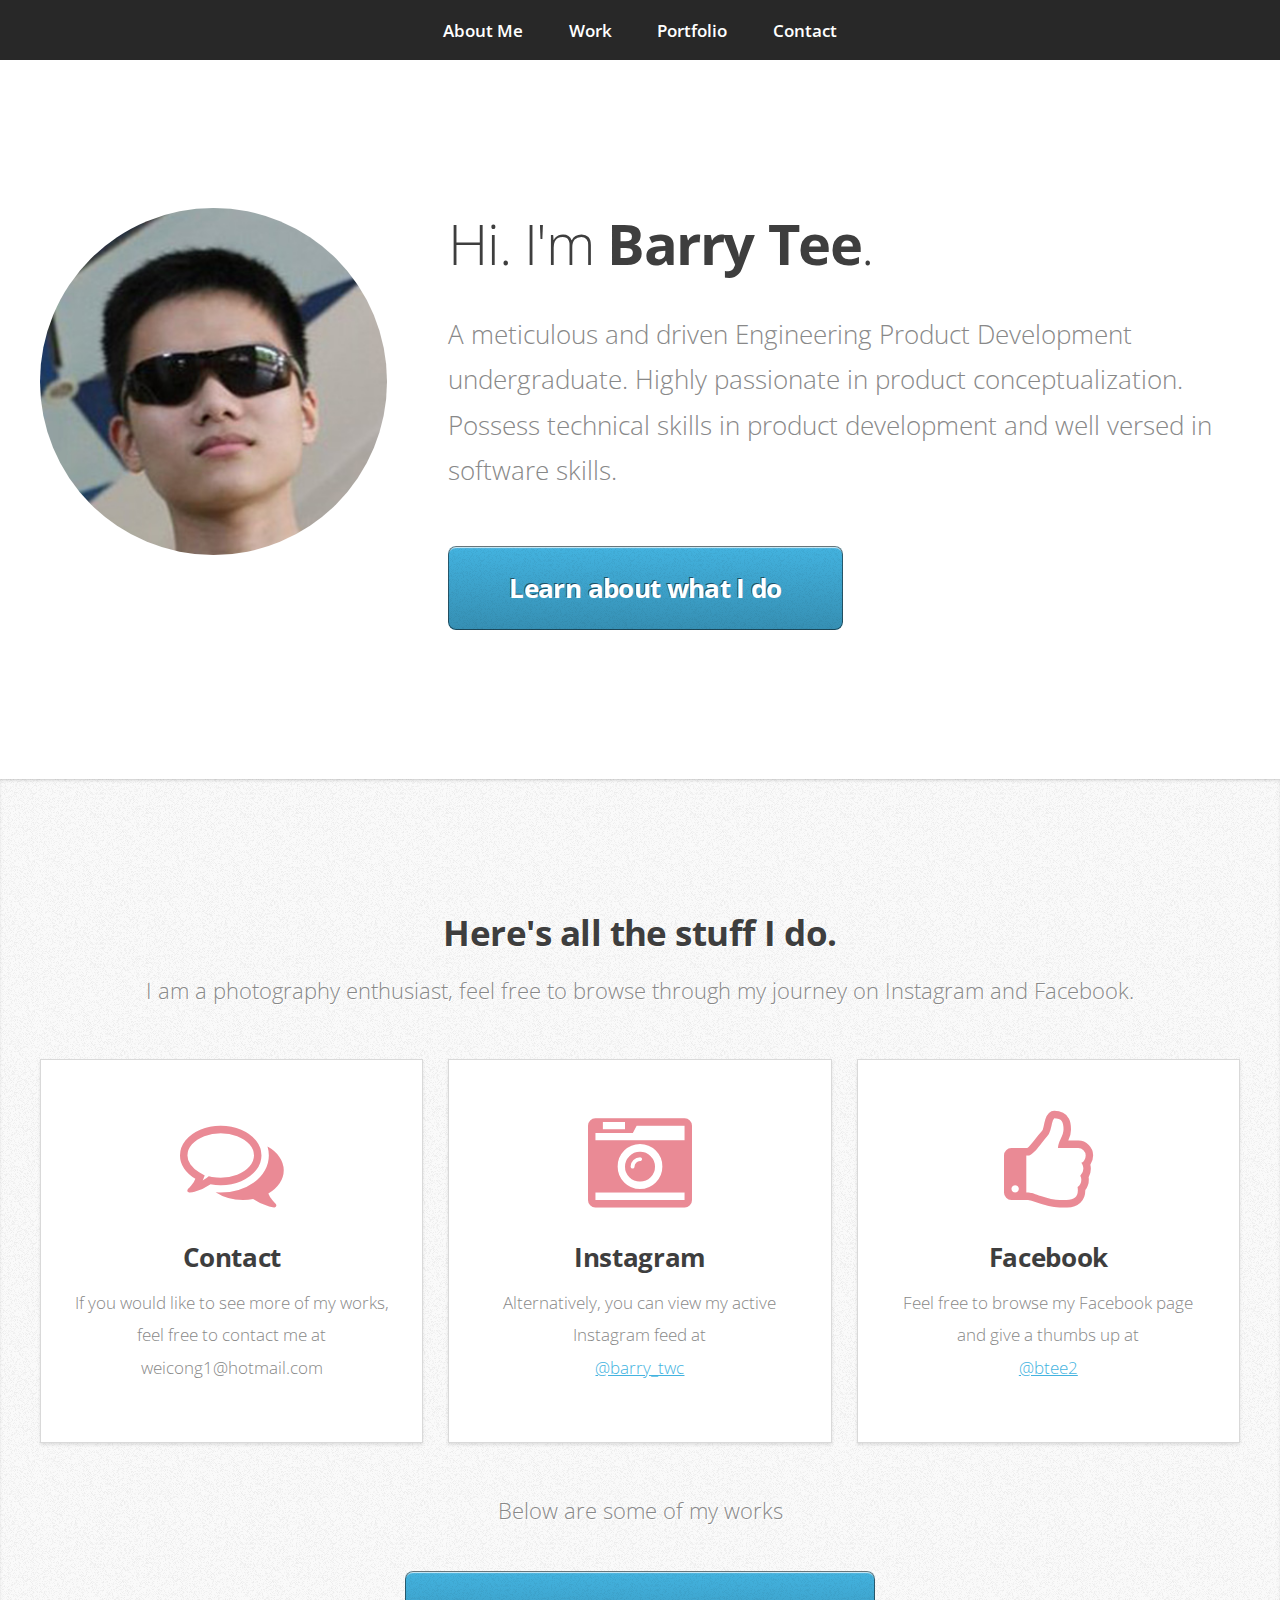
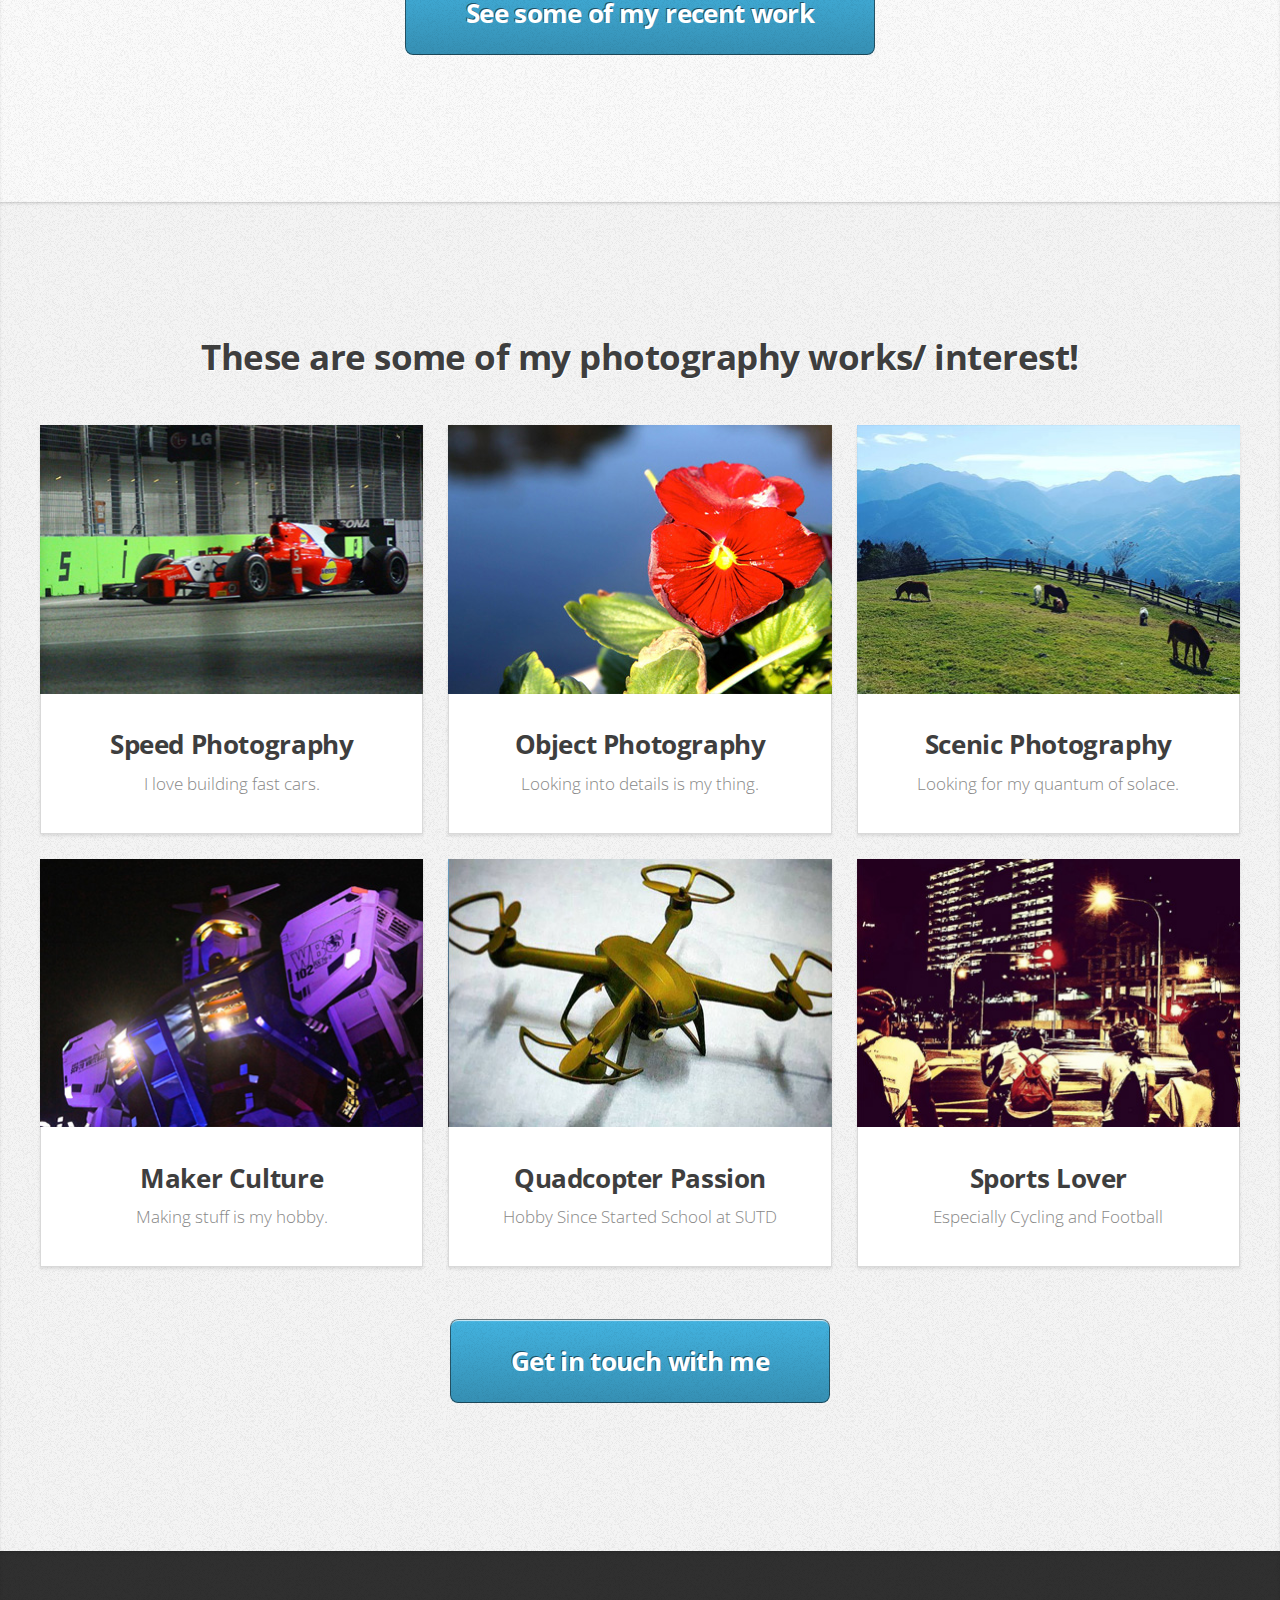
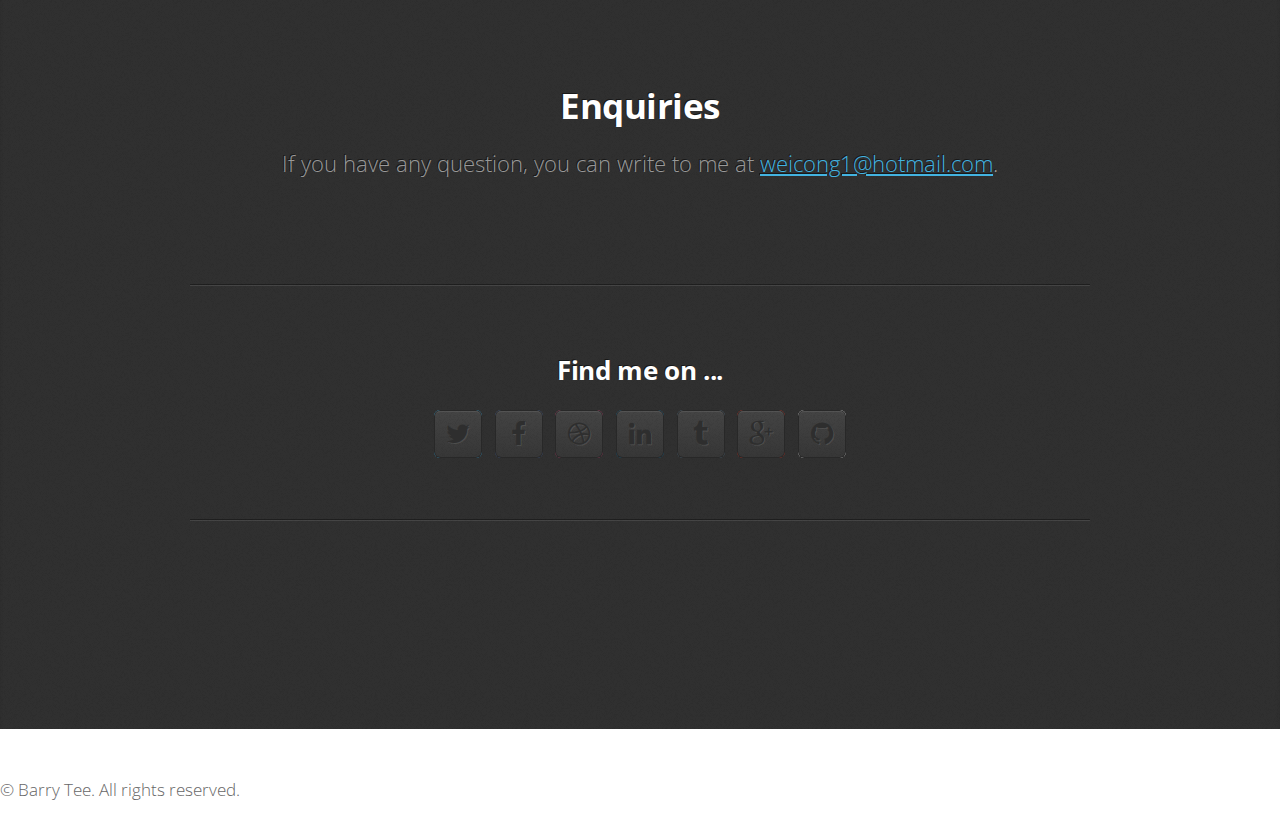
<file: index.html>
<!DOCTYPE HTML>
<!--
	Miniport by HTML5 UP
	html5up.net | @n33co
	Free for personal and commercial use under the CCA 3.0 license (html5up.net/license)
-->
<html>
	<head>
		<title>Barry Tee's Portfolio</title>
		<meta charset="utf-8" />
		<meta name="viewport" content="width=device-width, initial-scale=1" />
		<!--[if lte IE 8]><script src="assets/js/ie/html5shiv.js"></script><![endif]-->
		<link rel="stylesheet" href="assets/css/main.css" />
		<!--[if lte IE 8]><link rel="stylesheet" href="assets/css/ie8.css" /><![endif]-->
		<!--[if lte IE 9]><link rel="stylesheet" href="assets/css/ie9.css" /><![endif]-->
	</head>
	<body>

		<!-- Nav -->
			<nav id="nav">
				<ul class="container">
					<li><a href="#top">About Me</a></li>
					<li><a href="#work">Work</a></li>
					<li><a href="#portfolio">Portfolio</a></li>
					<li><a href="#contact">Contact</a></li>
				</ul>
			</nav>

		<!-- Home -->
			<div class="wrapper style1 first">
				<article class="container" id="top">
					<div class="row">
						<div class="4u 12u(mobile)">
							<span class="image fit"><img src="images/pic00.jpg" alt="" /></span>
						</div>
						<div class="8u 12u(mobile)">
							<header>
								<h1>Hi. I'm <strong>Barry Tee</strong>.</h1>
							</header>
							<p>A meticulous and driven Engineering Product Development undergraduate. Highly passionate in product conceptualization. Possess technical skills in product development and well versed in software skills.</p>
							<a href="#work" class="button big scrolly">Learn about what I do</a>
						</div>
					</div>
				</article>
			</div>

		<!-- Work -->
			<div class="wrapper style2">
				<article id="work">
					<header>
						<h2>Here's all the stuff I do.</h2>
						<p>I am a photography enthusiast, feel free to browse through my journey on Instagram and Facebook.</p>
					</header>
					<div class="container">
						<div class="row">
							<div class="4u 12u(mobile)">
								<section class="box style1">
									<span class="icon featured fa-comments-o"></span>
									<h3>Contact</h3>
									<p>If you would like to see more of my works, feel free to contact me at weicong1@hotmail.com</p>
								</section>
							</div>
							<div class="4u 12u(mobile)">
								<section class="box style1">
									<span class="icon featured fa-camera-retro"></span>
									<h3>Instagram</h3>
									<p>Alternatively, you can view my active Instagram feed at <a href="https://www.instagram.com/barry_twc/"> <br>@barry_twc</a></p>
								</section>
							</div>
							<div class="4u 12u(mobile)">
								<section class="box style1">
									<span class="icon featured fa-thumbs-o-up"></span>
									<h3>Facebook</h3>
									<p>Feel free to browse my Facebook page and give a thumbs up at <br><a href="https://www.facebook.com/btee2">@btee2</a></p>
								</section>
							</div>
						</div>
					</div>
					<footer>
						<p>Below are some of my works</p>
						<a href="#portfolio" class="button big scrolly">See some of my recent work</a>
					</footer>
				</article>
			</div>

		<!-- Portfolio -->
			<div class="wrapper style3">
				<article id="portfolio">
					<header>
						<h2>These are some of my photography works/ interest!</h2>
						<p></p>
					</header>
					<div class="container">
						<div class="row">
							<div class="4u 12u(mobile)">
								<article class="box style2">
									<a href="#" class="image featured"><img src="images/pic01.jpg" alt="" /></a>
									<h3><a href="#">Speed Photography</a></h3>
									<p>I love building fast cars.</p>
								</article>
							</div>
							<div class="4u 12u(mobile)">
								<article class="box style2">
									<a href="#" class="image featured"><img src="images/pic02.jpg" alt="" /></a>
									<h3><a href="#">Object Photography</a></h3>
									<p>Looking into details is my thing.</p>
								</article>
							</div>
							<div class="4u 12u(mobile)">
								<article class="box style2">
									<a href="#" class="image featured"><img src="images/pic03.jpg" alt="" /></a>
									<h3><a href="#">Scenic Photography</a></h3>
									<p>Looking for my quantum of solace.</p>
								</article>
							</div>
						</div>
						<div class="row">
							<div class="4u 12u(mobile)">
								<article class="box style2">
									<a href="#" class="image featured"><img src="images/pic04.jpg" alt="" /></a>
									<h3><a href="#">Maker Culture</a></h3>
									<p>Making stuff is my hobby.</p>
								</article>
							</div>
							<div class="4u 12u(mobile)">
								<article class="box style2">
									<a href="#" class="image featured"><img src="images/pic05.jpg" alt="" /></a>
									<h3><a href="#">Quadcopter Passion</a></h3>
									<p>Hobby Since Started School at SUTD</p>
								</article>
							</div>
							<div class="4u 12u(mobile)">
								<article class="box style2">
									<a href="#" class="image featured"><img src="images/pic06.jpg" alt="" /></a>
									<h3><a href="#">Sports Lover</a></h3>
									<p>Especially Cycling and Football</p>
								</article>
							</div>
						</div>
					</div>
					<footer>
						<p></p>
						<a href="#contact" class="button big scrolly">Get in touch with me</a>
					</footer>
				</article>
			</div>

		<!-- Contact -->
			<div class="wrapper style4">
				<article id="contact" class="container 75%">
					<header>
						<h2>Enquiries</h2>
						<p>If you have any question, you can write to me at <a href="mailto:weicong1@hotmail.com">weicong1@hotmail.com</a>.</p>
					</header>
					
						<div class="row">
							<div class="12u">
								<hr />
								<h3>Find me on ...</h3>
								<ul class="social">
									<li><a href="https://twitter.com/B_TWC?lang=en" class="icon fa-twitter"><span class="label">Twitter</span></a></li>
									<li><a href="https://www.facebook.com/btee2" class="icon fa-facebook"><span class="label">Facebook</span></a></li>
									<li><a href="#" class="icon fa-dribbble"><span class="label">Dribbble</span></a></li>
									<li><a href="sg.linkedin.com/in/barrytee" class="icon fa-linkedin"><span class="label">LinkedIn</span></a></li>
									<li><a href="#" class="icon fa-tumblr"><span class="label">Tumblr</span></a></li>
									<li><a href="#" class="icon fa-google-plus"><span class="label">Google+</span></a></li>
									<li><a href="https://github.com/barrytee" class="icon fa-github"><span class="label">Github</span></a></li>
									<!--
									<li><a href="#" class="icon fa-rss"><span>RSS</span></a></li>
									<li><a href="#" class="icon fa-instagram"><span>Instagram</span></a></li>
									<li><a href="#" class="icon fa-foursquare"><span>Foursquare</span></a></li>
									<li><a href="#" class="icon fa-skype"><span>Skype</span></a></li>
									<li><a href="#" class="icon fa-soundcloud"><span>Soundcloud</span></a></li>
									<li><a href="#" class="icon fa-youtube"><span>YouTube</span></a></li>
									<li><a href="#" class="icon fa-blogger"><span>Blogger</span></a></li>
									<li><a href="#" class="icon fa-flickr"><span>Flickr</span></a></li>
									<li><a href="#" class="icon fa-vimeo"><span>Vimeo</span></a></li>
									-->
								</ul>
								<hr />
							</div>
						</div>
					</div>
					<footer>
						<ul id="copyright">
							<li>&copy; Barry Tee. All rights reserved.</li><li></a></li>
						</ul>
					</footer>
				</article>
			</div>

		<!-- Scripts -->
			<script src="assets/js/jquery.min.js"></script>
			<script src="assets/js/jquery.scrolly.min.js"></script>
			<script src="assets/js/skel.min.js"></script>
			<script src="assets/js/skel-viewport.min.js"></script>
			<script src="assets/js/util.js"></script>
			<!--[if lte IE 8]><script src="assets/js/ie/respond.min.js"></script><![endif]-->
			<script src="assets/js/main.js"></script>

	</body>
</html>
</file>
<file: assets/css/ie8.css>
/*
	Miniport by HTML5 UP
	html5up.net | @n33co
	Free for personal and commercial use under the CCA 3.0 license (html5up.net/license)
*/

/* Basic */

	form input[type=text],
	form input[type=password],
	form select,
	form textarea {
		position: relative;
		-ms-behavior: url("assets/js/ie/PIE.htc");
	}

	input[type="button"],
	input[type="submit"],
	input[type="reset"],
	button,
	.button {
		position: relative;
		-ms-behavior: url("assets/js/ie/PIE.htc");
	}

/* Section/Article */

	section > .last-child,
	article > .last-child,
	section.last-child,
	article.last-child {
		margin-bottom: 0;
	}

/* Box */

	.box {
		border: solid 1px #ddd;
	}

/* List */

	ul.social li a {
		position: relative;
		top: 0 !important;
		overflow: hidden;
		-ms-behavior: url("assets/js/ie/PIE.htc");
	}

		ul.social li a:before {
			background: none;
		}

/* Wrappers */

	.wrapper {
		border-top: solid 1px #ddd;
	}

/* Nav */

	#nav a {
		position: relative;
		-ms-behavior: url("assets/js/ie/PIE.htc");
	}

/* Articles */

	#top .image {
		position: relative;
		-ms-behavior: url("assets/js/ie/PIE.htc");
	}

		#top .image img {
			position: relative;
			-ms-behavior: url("assets/js/ie/PIE.htc");
		}
</file>
<file: assets/css/ie9.css>
/*
	Miniport by HTML5 UP
	html5up.net | @n33co
	Free for personal and commercial use under the CCA 3.0 license (html5up.net/license)
*/

/* Button */

	input[type="button"],
	input[type="submit"],
	input[type="reset"],
	button,
	.button {
		background-image: url("images/ie/grad0-20.svg");
	}

/* List */

	ul.social li a:before {
		background-image: url("images/ie/grad0-20.svg");
	}
</file>
<file: assets/css/main.css>
@import url("http://fonts.googleapis.com/css?family=Open+Sans:300,300italic,600,600italic,700");
@import url("font-awesome.min.css");

/*
	Miniport by HTML5 UP
	html5up.net | @n33co
	Free for personal and commercial use under the CCA 3.0 license (html5up.net/license)
*/

/* Reset */

	html, body, div, span, applet, object, iframe, h1, h2, h3, h4, h5, h6, p, blockquote, pre, a, abbr, acronym, address, big, cite, code, del, dfn, em, img, ins, kbd, q, s, samp, small, strike, strong, sub, sup, tt, var, b, u, i, center, dl, dt, dd, ol, ul, li, fieldset, form, label, legend, table, caption, tbody, tfoot, thead, tr, th, td, article, aside, canvas, details, embed, figure, figcaption, footer, header, hgroup, menu, nav, output, ruby, section, summary, time, mark, audio, video {
		margin: 0;
		padding: 0;
		border: 0;
		font-size: 100%;
		font: inherit;
		vertical-align: baseline;
	}

	article, aside, details, figcaption, figure, footer, header, hgroup, menu, nav, section {
		display: block;
	}

	body {
		line-height: 1;
	}

	ol, ul {
		list-style: none;
	}

	blockquote, q {
		quotes: none;
	}

	blockquote:before, blockquote:after, q:before, q:after {
		content: '';
		content: none;
	}

	table {
		border-collapse: collapse;
		border-spacing: 0;
	}

	body {
		-webkit-text-size-adjust: none;
	}

/* Box Model */

	*, *:before, *:after {
		-moz-box-sizing: border-box;
		-webkit-box-sizing: border-box;
		box-sizing: border-box;
	}

/* Containers */

	.container {
		margin-left: auto;
		margin-right: auto;
	}

	.container.\31 25\25 {
		width: 100%;
		max-width: 1200px;
		min-width: 960px;
	}

	.container.\37 5\25 {
		width: 720px;
	}

	.container.\35 0\25 {
		width: 480px;
	}

	.container.\32 5\25 {
		width: 240px;
	}

	.container {
		width: 960px;
	}

	@media screen and (min-width: 737px) {

		.container.\31 25\25 {
			width: 100%;
			max-width: 1500px;
			min-width: 1200px;
		}

		.container.\37 5\25 {
			width: 900px;
		}

		.container.\35 0\25 {
			width: 600px;
		}

		.container.\32 5\25 {
			width: 300px;
		}

		.container {
			width: 1200px;
		}

	}

	@media screen and (min-width: 737px) and (max-width: 1200px) {

		.container.\31 25\25 {
			width: 100%;
			max-width: 1200px;
			min-width: 960px;
		}

		.container.\37 5\25 {
			width: 720px;
		}

		.container.\35 0\25 {
			width: 480px;
		}

		.container.\32 5\25 {
			width: 240px;
		}

		.container {
			width: 960px;
		}

	}

	@media screen and (max-width: 736px) {

		.container.\31 25\25 {
			width: 100%;
			max-width: 125%;
			min-width: 100%;
		}

		.container.\37 5\25 {
			width: 75%;
		}

		.container.\35 0\25 {
			width: 50%;
		}

		.container.\32 5\25 {
			width: 25%;
		}

		.container {
			width: 100% !important;
		}

	}

/* Grid */

	.row {
		border-bottom: solid 1px transparent;
		-moz-box-sizing: border-box;
		-webkit-box-sizing: border-box;
		box-sizing: border-box;
	}

	.row > * {
		float: left;
		-moz-box-sizing: border-box;
		-webkit-box-sizing: border-box;
		box-sizing: border-box;
	}

	.row:after, .row:before {
		content: '';
		display: block;
		clear: both;
		height: 0;
	}

	.row.uniform > * > :first-child {
		margin-top: 0;
	}

	.row.uniform > * > :last-child {
		margin-bottom: 0;
	}

	.row.\30 \25 > * {
		padding: 0 0 0 0px;
	}

	.row.\30 \25 {
		margin: 0 0 -1px 0px;
	}

	.row.uniform.\30 \25 > * {
		padding: 0px 0 0 0px;
	}

	.row.uniform.\30 \25 {
		margin: 0px 0 -1px 0px;
	}

	.row > * {
		padding: 0 0 0 40px;
	}

	.row {
		margin: 0 0 -1px -40px;
	}

	.row.uniform > * {
		padding: 40px 0 0 40px;
	}

	.row.uniform {
		margin: -40px 0 -1px -40px;
	}

	.row.\32 00\25 > * {
		padding: 0 0 0 80px;
	}

	.row.\32 00\25 {
		margin: 0 0 -1px -80px;
	}

	.row.uniform.\32 00\25 > * {
		padding: 80px 0 0 80px;
	}

	.row.uniform.\32 00\25 {
		margin: -80px 0 -1px -80px;
	}

	.row.\31 50\25 > * {
		padding: 0 0 0 60px;
	}

	.row.\31 50\25 {
		margin: 0 0 -1px -60px;
	}

	.row.uniform.\31 50\25 > * {
		padding: 60px 0 0 60px;
	}

	.row.uniform.\31 50\25 {
		margin: -60px 0 -1px -60px;
	}

	.row.\35 0\25 > * {
		padding: 0 0 0 20px;
	}

	.row.\35 0\25 {
		margin: 0 0 -1px -20px;
	}

	.row.uniform.\35 0\25 > * {
		padding: 20px 0 0 20px;
	}

	.row.uniform.\35 0\25 {
		margin: -20px 0 -1px -20px;
	}

	.row.\32 5\25 > * {
		padding: 0 0 0 10px;
	}

	.row.\32 5\25 {
		margin: 0 0 -1px -10px;
	}

	.row.uniform.\32 5\25 > * {
		padding: 10px 0 0 10px;
	}

	.row.uniform.\32 5\25 {
		margin: -10px 0 -1px -10px;
	}

	.\31 2u, .\31 2u\24 {
		width: 100%;
		clear: none;
		margin-left: 0;
	}

	.\31 1u, .\31 1u\24 {
		width: 91.6666666667%;
		clear: none;
		margin-left: 0;
	}

	.\31 0u, .\31 0u\24 {
		width: 83.3333333333%;
		clear: none;
		margin-left: 0;
	}

	.\39 u, .\39 u\24 {
		width: 75%;
		clear: none;
		margin-left: 0;
	}

	.\38 u, .\38 u\24 {
		width: 66.6666666667%;
		clear: none;
		margin-left: 0;
	}

	.\37 u, .\37 u\24 {
		width: 58.3333333333%;
		clear: none;
		margin-left: 0;
	}

	.\36 u, .\36 u\24 {
		width: 50%;
		clear: none;
		margin-left: 0;
	}

	.\35 u, .\35 u\24 {
		width: 41.6666666667%;
		clear: none;
		margin-left: 0;
	}

	.\34 u, .\34 u\24 {
		width: 33.3333333333%;
		clear: none;
		margin-left: 0;
	}

	.\33 u, .\33 u\24 {
		width: 25%;
		clear: none;
		margin-left: 0;
	}

	.\32 u, .\32 u\24 {
		width: 16.6666666667%;
		clear: none;
		margin-left: 0;
	}

	.\31 u, .\31 u\24 {
		width: 8.3333333333%;
		clear: none;
		margin-left: 0;
	}

	.\31 2u\24 + *,
	.\31 1u\24 + *,
	.\31 0u\24 + *,
	.\39 u\24 + *,
	.\38 u\24 + *,
	.\37 u\24 + *,
	.\36 u\24 + *,
	.\35 u\24 + *,
	.\34 u\24 + *,
	.\33 u\24 + *,
	.\32 u\24 + *,
	.\31 u\24 + * {
		clear: left;
	}

	.\-11u {
		margin-left: 91.66667%;
	}

	.\-10u {
		margin-left: 83.33333%;
	}

	.\-9u {
		margin-left: 75%;
	}

	.\-8u {
		margin-left: 66.66667%;
	}

	.\-7u {
		margin-left: 58.33333%;
	}

	.\-6u {
		margin-left: 50%;
	}

	.\-5u {
		margin-left: 41.66667%;
	}

	.\-4u {
		margin-left: 33.33333%;
	}

	.\-3u {
		margin-left: 25%;
	}

	.\-2u {
		margin-left: 16.66667%;
	}

	.\-1u {
		margin-left: 8.33333%;
	}

	@media screen and (min-width: 737px) {

		.row > * {
			padding: 25px 0 0 25px;
		}

		.row {
			margin: -25px 0 -1px -25px;
		}

		.row.uniform > * {
			padding: 25px 0 0 25px;
		}

		.row.uniform {
			margin: -25px 0 -1px -25px;
		}

		.row.\32 00\25 > * {
			padding: 50px 0 0 50px;
		}

		.row.\32 00\25 {
			margin: -50px 0 -1px -50px;
		}

		.row.uniform.\32 00\25 > * {
			padding: 50px 0 0 50px;
		}

		.row.uniform.\32 00\25 {
			margin: -50px 0 -1px -50px;
		}

		.row.\31 50\25 > * {
			padding: 37.5px 0 0 37.5px;
		}

		.row.\31 50\25 {
			margin: -37.5px 0 -1px -37.5px;
		}

		.row.uniform.\31 50\25 > * {
			padding: 37.5px 0 0 37.5px;
		}

		.row.uniform.\31 50\25 {
			margin: -37.5px 0 -1px -37.5px;
		}

		.row.\35 0\25 > * {
			padding: 12.5px 0 0 12.5px;
		}

		.row.\35 0\25 {
			margin: -12.5px 0 -1px -12.5px;
		}

		.row.uniform.\35 0\25 > * {
			padding: 12.5px 0 0 12.5px;
		}

		.row.uniform.\35 0\25 {
			margin: -12.5px 0 -1px -12.5px;
		}

		.row.\32 5\25 > * {
			padding: 6.25px 0 0 6.25px;
		}

		.row.\32 5\25 {
			margin: -6.25px 0 -1px -6.25px;
		}

		.row.uniform.\32 5\25 > * {
			padding: 6.25px 0 0 6.25px;
		}

		.row.uniform.\32 5\25 {
			margin: -6.25px 0 -1px -6.25px;
		}

		.\31 2u\28desktop\29, .\31 2u\24\28desktop\29 {
			width: 100%;
			clear: none;
			margin-left: 0;
		}

		.\31 1u\28desktop\29, .\31 1u\24\28desktop\29 {
			width: 91.6666666667%;
			clear: none;
			margin-left: 0;
		}

		.\31 0u\28desktop\29, .\31 0u\24\28desktop\29 {
			width: 83.3333333333%;
			clear: none;
			margin-left: 0;
		}

		.\39 u\28desktop\29, .\39 u\24\28desktop\29 {
			width: 75%;
			clear: none;
			margin-left: 0;
		}

		.\38 u\28desktop\29, .\38 u\24\28desktop\29 {
			width: 66.6666666667%;
			clear: none;
			margin-left: 0;
		}

		.\37 u\28desktop\29, .\37 u\24\28desktop\29 {
			width: 58.3333333333%;
			clear: none;
			margin-left: 0;
		}

		.\36 u\28desktop\29, .\36 u\24\28desktop\29 {
			width: 50%;
			clear: none;
			margin-left: 0;
		}

		.\35 u\28desktop\29, .\35 u\24\28desktop\29 {
			width: 41.6666666667%;
			clear: none;
			margin-left: 0;
		}

		.\34 u\28desktop\29, .\34 u\24\28desktop\29 {
			width: 33.3333333333%;
			clear: none;
			margin-left: 0;
		}

		.\33 u\28desktop\29, .\33 u\24\28desktop\29 {
			width: 25%;
			clear: none;
			margin-left: 0;
		}

		.\32 u\28desktop\29, .\32 u\24\28desktop\29 {
			width: 16.6666666667%;
			clear: none;
			margin-left: 0;
		}

		.\31 u\28desktop\29, .\31 u\24\28desktop\29 {
			width: 8.3333333333%;
			clear: none;
			margin-left: 0;
		}

		.\31 2u\24\28desktop\29 + *,
		.\31 1u\24\28desktop\29 + *,
		.\31 0u\24\28desktop\29 + *,
		.\39 u\24\28desktop\29 + *,
		.\38 u\24\28desktop\29 + *,
		.\37 u\24\28desktop\29 + *,
		.\36 u\24\28desktop\29 + *,
		.\35 u\24\28desktop\29 + *,
		.\34 u\24\28desktop\29 + *,
		.\33 u\24\28desktop\29 + *,
		.\32 u\24\28desktop\29 + *,
		.\31 u\24\28desktop\29 + * {
			clear: left;
		}

		.\-11u\28desktop\29 {
			margin-left: 91.66667%;
		}

		.\-10u\28desktop\29 {
			margin-left: 83.33333%;
		}

		.\-9u\28desktop\29 {
			margin-left: 75%;
		}

		.\-8u\28desktop\29 {
			margin-left: 66.66667%;
		}

		.\-7u\28desktop\29 {
			margin-left: 58.33333%;
		}

		.\-6u\28desktop\29 {
			margin-left: 50%;
		}

		.\-5u\28desktop\29 {
			margin-left: 41.66667%;
		}

		.\-4u\28desktop\29 {
			margin-left: 33.33333%;
		}

		.\-3u\28desktop\29 {
			margin-left: 25%;
		}

		.\-2u\28desktop\29 {
			margin-left: 16.66667%;
		}

		.\-1u\28desktop\29 {
			margin-left: 8.33333%;
		}

	}

	@media screen and (min-width: 737px) and (max-width: 1200px) {

		.row > * {
			padding: 25px 0 0 25px;
		}

		.row {
			margin: -25px 0 -1px -25px;
		}

		.row.uniform > * {
			padding: 25px 0 0 25px;
		}

		.row.uniform {
			margin: -25px 0 -1px -25px;
		}

		.row.\32 00\25 > * {
			padding: 50px 0 0 50px;
		}

		.row.\32 00\25 {
			margin: -50px 0 -1px -50px;
		}

		.row.uniform.\32 00\25 > * {
			padding: 50px 0 0 50px;
		}

		.row.uniform.\32 00\25 {
			margin: -50px 0 -1px -50px;
		}

		.row.\31 50\25 > * {
			padding: 37.5px 0 0 37.5px;
		}

		.row.\31 50\25 {
			margin: -37.5px 0 -1px -37.5px;
		}

		.row.uniform.\31 50\25 > * {
			padding: 37.5px 0 0 37.5px;
		}

		.row.uniform.\31 50\25 {
			margin: -37.5px 0 -1px -37.5px;
		}

		.row.\35 0\25 > * {
			padding: 12.5px 0 0 12.5px;
		}

		.row.\35 0\25 {
			margin: -12.5px 0 -1px -12.5px;
		}

		.row.uniform.\35 0\25 > * {
			padding: 12.5px 0 0 12.5px;
		}

		.row.uniform.\35 0\25 {
			margin: -12.5px 0 -1px -12.5px;
		}

		.row.\32 5\25 > * {
			padding: 6.25px 0 0 6.25px;
		}

		.row.\32 5\25 {
			margin: -6.25px 0 -1px -6.25px;
		}

		.row.uniform.\32 5\25 > * {
			padding: 6.25px 0 0 6.25px;
		}

		.row.uniform.\32 5\25 {
			margin: -6.25px 0 -1px -6.25px;
		}

		.\31 2u\28tablet\29, .\31 2u\24\28tablet\29 {
			width: 100%;
			clear: none;
			margin-left: 0;
		}

		.\31 1u\28tablet\29, .\31 1u\24\28tablet\29 {
			width: 91.6666666667%;
			clear: none;
			margin-left: 0;
		}

		.\31 0u\28tablet\29, .\31 0u\24\28tablet\29 {
			width: 83.3333333333%;
			clear: none;
			margin-left: 0;
		}

		.\39 u\28tablet\29, .\39 u\24\28tablet\29 {
			width: 75%;
			clear: none;
			margin-left: 0;
		}

		.\38 u\28tablet\29, .\38 u\24\28tablet\29 {
			width: 66.6666666667%;
			clear: none;
			margin-left: 0;
		}

		.\37 u\28tablet\29, .\37 u\24\28tablet\29 {
			width: 58.3333333333%;
			clear: none;
			margin-left: 0;
		}

		.\36 u\28tablet\29, .\36 u\24\28tablet\29 {
			width: 50%;
			clear: none;
			margin-left: 0;
		}

		.\35 u\28tablet\29, .\35 u\24\28tablet\29 {
			width: 41.6666666667%;
			clear: none;
			margin-left: 0;
		}

		.\34 u\28tablet\29, .\34 u\24\28tablet\29 {
			width: 33.3333333333%;
			clear: none;
			margin-left: 0;
		}

		.\33 u\28tablet\29, .\33 u\24\28tablet\29 {
			width: 25%;
			clear: none;
			margin-left: 0;
		}

		.\32 u\28tablet\29, .\32 u\24\28tablet\29 {
			width: 16.6666666667%;
			clear: none;
			margin-left: 0;
		}

		.\31 u\28tablet\29, .\31 u\24\28tablet\29 {
			width: 8.3333333333%;
			clear: none;
			margin-left: 0;
		}

		.\31 2u\24\28tablet\29 + *,
		.\31 1u\24\28tablet\29 + *,
		.\31 0u\24\28tablet\29 + *,
		.\39 u\24\28tablet\29 + *,
		.\38 u\24\28tablet\29 + *,
		.\37 u\24\28tablet\29 + *,
		.\36 u\24\28tablet\29 + *,
		.\35 u\24\28tablet\29 + *,
		.\34 u\24\28tablet\29 + *,
		.\33 u\24\28tablet\29 + *,
		.\32 u\24\28tablet\29 + *,
		.\31 u\24\28tablet\29 + * {
			clear: left;
		}

		.\-11u\28tablet\29 {
			margin-left: 91.66667%;
		}

		.\-10u\28tablet\29 {
			margin-left: 83.33333%;
		}

		.\-9u\28tablet\29 {
			margin-left: 75%;
		}

		.\-8u\28tablet\29 {
			margin-left: 66.66667%;
		}

		.\-7u\28tablet\29 {
			margin-left: 58.33333%;
		}

		.\-6u\28tablet\29 {
			margin-left: 50%;
		}

		.\-5u\28tablet\29 {
			margin-left: 41.66667%;
		}

		.\-4u\28tablet\29 {
			margin-left: 33.33333%;
		}

		.\-3u\28tablet\29 {
			margin-left: 25%;
		}

		.\-2u\28tablet\29 {
			margin-left: 16.66667%;
		}

		.\-1u\28tablet\29 {
			margin-left: 8.33333%;
		}

	}

	@media screen and (max-width: 736px) {

		.row > * {
			padding: 15px 0 0 15px;
		}

		.row {
			margin: -15px 0 -1px -15px;
		}

		.row.uniform > * {
			padding: 15px 0 0 15px;
		}

		.row.uniform {
			margin: -15px 0 -1px -15px;
		}

		.row.\32 00\25 > * {
			padding: 30px 0 0 30px;
		}

		.row.\32 00\25 {
			margin: -30px 0 -1px -30px;
		}

		.row.uniform.\32 00\25 > * {
			padding: 30px 0 0 30px;
		}

		.row.uniform.\32 00\25 {
			margin: -30px 0 -1px -30px;
		}

		.row.\31 50\25 > * {
			padding: 22.5px 0 0 22.5px;
		}

		.row.\31 50\25 {
			margin: -22.5px 0 -1px -22.5px;
		}

		.row.uniform.\31 50\25 > * {
			padding: 22.5px 0 0 22.5px;
		}

		.row.uniform.\31 50\25 {
			margin: -22.5px 0 -1px -22.5px;
		}

		.row.\35 0\25 > * {
			padding: 7.5px 0 0 7.5px;
		}

		.row.\35 0\25 {
			margin: -7.5px 0 -1px -7.5px;
		}

		.row.uniform.\35 0\25 > * {
			padding: 7.5px 0 0 7.5px;
		}

		.row.uniform.\35 0\25 {
			margin: -7.5px 0 -1px -7.5px;
		}

		.row.\32 5\25 > * {
			padding: 3.75px 0 0 3.75px;
		}

		.row.\32 5\25 {
			margin: -3.75px 0 -1px -3.75px;
		}

		.row.uniform.\32 5\25 > * {
			padding: 3.75px 0 0 3.75px;
		}

		.row.uniform.\32 5\25 {
			margin: -3.75px 0 -1px -3.75px;
		}

		.\31 2u\28mobile\29, .\31 2u\24\28mobile\29 {
			width: 100%;
			clear: none;
			margin-left: 0;
		}

		.\31 1u\28mobile\29, .\31 1u\24\28mobile\29 {
			width: 91.6666666667%;
			clear: none;
			margin-left: 0;
		}

		.\31 0u\28mobile\29, .\31 0u\24\28mobile\29 {
			width: 83.3333333333%;
			clear: none;
			margin-left: 0;
		}

		.\39 u\28mobile\29, .\39 u\24\28mobile\29 {
			width: 75%;
			clear: none;
			margin-left: 0;
		}

		.\38 u\28mobile\29, .\38 u\24\28mobile\29 {
			width: 66.6666666667%;
			clear: none;
			margin-left: 0;
		}

		.\37 u\28mobile\29, .\37 u\24\28mobile\29 {
			width: 58.3333333333%;
			clear: none;
			margin-left: 0;
		}

		.\36 u\28mobile\29, .\36 u\24\28mobile\29 {
			width: 50%;
			clear: none;
			margin-left: 0;
		}

		.\35 u\28mobile\29, .\35 u\24\28mobile\29 {
			width: 41.6666666667%;
			clear: none;
			margin-left: 0;
		}

		.\34 u\28mobile\29, .\34 u\24\28mobile\29 {
			width: 33.3333333333%;
			clear: none;
			margin-left: 0;
		}

		.\33 u\28mobile\29, .\33 u\24\28mobile\29 {
			width: 25%;
			clear: none;
			margin-left: 0;
		}

		.\32 u\28mobile\29, .\32 u\24\28mobile\29 {
			width: 16.6666666667%;
			clear: none;
			margin-left: 0;
		}

		.\31 u\28mobile\29, .\31 u\24\28mobile\29 {
			width: 8.3333333333%;
			clear: none;
			margin-left: 0;
		}

		.\31 2u\24\28mobile\29 + *,
		.\31 1u\24\28mobile\29 + *,
		.\31 0u\24\28mobile\29 + *,
		.\39 u\24\28mobile\29 + *,
		.\38 u\24\28mobile\29 + *,
		.\37 u\24\28mobile\29 + *,
		.\36 u\24\28mobile\29 + *,
		.\35 u\24\28mobile\29 + *,
		.\34 u\24\28mobile\29 + *,
		.\33 u\24\28mobile\29 + *,
		.\32 u\24\28mobile\29 + *,
		.\31 u\24\28mobile\29 + * {
			clear: left;
		}

		.\-11u\28mobile\29 {
			margin-left: 91.66667%;
		}

		.\-10u\28mobile\29 {
			margin-left: 83.33333%;
		}

		.\-9u\28mobile\29 {
			margin-left: 75%;
		}

		.\-8u\28mobile\29 {
			margin-left: 66.66667%;
		}

		.\-7u\28mobile\29 {
			margin-left: 58.33333%;
		}

		.\-6u\28mobile\29 {
			margin-left: 50%;
		}

		.\-5u\28mobile\29 {
			margin-left: 41.66667%;
		}

		.\-4u\28mobile\29 {
			margin-left: 33.33333%;
		}

		.\-3u\28mobile\29 {
			margin-left: 25%;
		}

		.\-2u\28mobile\29 {
			margin-left: 16.66667%;
		}

		.\-1u\28mobile\29 {
			margin-left: 8.33333%;
		}

	}

/* Basic */

	body, input, textarea, select {
		font-family: 'Open Sans', sans-serif;
		line-height: 1.85em;
		color: #888;
		font-weight: 300;
	}

		body.is-loading *, input.is-loading *, textarea.is-loading *, select.is-loading * {
			-moz-transition: none !important;
			-webkit-transition: none !important;
			-ms-transition: none !important;
			transition: none !important;
			-moz-animation: none !important;
			-webkit-animation: none !important;
			-ms-animation: none !important;
			animation: none !important;
		}

	a {
		-moz-transition: color .2s ease-in-out;
		-webkit-transition: color .2s ease-in-out;
		-ms-transition: color .2s ease-in-out;
		transition: color .2s ease-in-out;
		color: #43B3E0;
		text-decoration: underline;
	}

		a:hover {
			color: #43bff0 !important;
		}

		a img {
			border: 0;
		}

	b, strong {
		font-weight: 600;
		color: #3e3e3e;
	}

	i, em {
		font-style: italic;
	}

	sub {
		position: relative;
		top: 0.5em;
		font-size: 0.8em;
	}

	sup {
		position: relative;
		top: -0.5em;
		font-size: 0.8em;
	}

	blockquote {
		border-left: solid 0.75em #eee;
		padding: 1em 0 1em 1.5em;
		font-style: italic;
	}

	h1, h2, h3, h4, h5, h6 {
		color: #3e3e3e;
	}

	h1 a, h2 a, h3 a, h4 a, h5 a, h6 a {
		text-decoration: none;
		color: inherit;
	}

	h2, h3, h4, h5, h6 {
		font-weight: 700;
	}

	h1 {
		font-weight: 300;
	}

		h1 strong {
			font-weight: 700;
		}

	em, i {
		font-style: italic;
	}

	br.clear {
		clear: both;
	}

	hr {
		border: 0;
		border-top: solid 1px #444;
		border-top-color: rgba(0, 0, 0, 0.35);
		box-shadow: 0px 1px 0px 0px rgba(255, 255, 255, 0.1);
		height: 1px;
		margin: 3em 0 4em 0;
	}

	p, ul, ol, dl, table {
		margin-bottom: 2em;
	}

/* Form */

	form label {
		color: #3e3e3e;
		font-weight: 700;
		display: block;
		margin: 0 0 0.5em 0;
	}

	form input[type=text],
	form input[type=email],
	form input[type=password],
	form select,
	form textarea {
		-moz-transition: background .2s ease-in-out, box-shadow .2s ease-in-out;
		-webkit-transition: background .2s ease-in-out, box-shadow .2s ease-in-out;
		-ms-transition: background .2s ease-in-out, box-shadow .2s ease-in-out;
		transition: background .2s ease-in-out, box-shadow .2s ease-in-out;
		-webkit-appearance: none;
		display: block;
		border: 0;
		padding: 0.75em;
		font-size: 1em;
		border-radius: 8px;
		border: solid 1px #ddd;
		background: #fff;
		color: #bbb;
		box-shadow: inset 0px 2px 3px 1px rgba(0, 0, 0, 0.05), 0px 1px 0px 0px rgba(255, 255, 255, 0.025);
		width: 100%;
	}

		form input[type=text]:focus,
		form input[type=email]:focus,
		form input[type=password]:focus,
		form select:focus,
		form textarea:focus {
			background: #fafafa;
			box-shadow: inset 0px 2px 5px 0px rgba(0, 0, 0, 0.05), 0px 1px 0px 0px rgba(255, 255, 255, 0.025), inset 0px 0px 2px 1px #43bff0;
		}

	form textarea {
		height: 15em;
	}

	form .formerize-placeholder {
		color: #555 !important;
	}

	form ::-webkit-input-placeholder {
		color: #555 !important;
	}

	form :-moz-placeholder {
		color: #555 !important;
	}

	form ::-moz-placeholder {
		color: #555 !important;
	}

	form :-ms-input-placeholder {
		color: #555 !important;
	}

	form ::-moz-focus-inner {
		border: 0;
	}

/* Tables */

	table {
		width: 100%;
	}

		table.default {
			width: 100%;
		}

			table.default tr {
				border-top: solid 1px #eee;
			}

				table.default tr:first-child {
					border-top: 0;
				}

			table.default td {
				padding: 0.5em 1em 0.5em 1em;
			}

			table.default th {
				text-align: left;
				padding: 0.5em 1em 0.5em 1em;
				font-weight: 600;
				margin: 0 0 1em 0;
			}

			table.default thead {
				background: #4f4f4f;
				color: #fff;
			}

/* Section/Article */

	section, article {
		margin-bottom: 3em;
	}

	section > :last-child,
	article > :last-child,
	section:last-child,
	article:last-child {
		margin-bottom: 0;
	}

/* Image */

	.image {
		display: inline-block;
		position: relative;
	}

		.image img {
			display: block;
			width: 100%;
		}

		.image.fit {
			display: block;
			width: 100%;
		}

		.image.featured {
			display: block;
			width: 100%;
			margin: 0 0 2em 0;
		}

		.image.left {
			float: left;
			margin: 0 2em 2em 0;
		}

		.image.centered {
			display: block;
			margin: 0 0 2em 0;
		}

			.image.centered img {
				margin: 0 auto;
				width: auto;
			}

/* Button */

	input[type="button"],
	input[type="submit"],
	input[type="reset"],
	button,
	.button {
		background-image: url("images/bg.png"), -moz-linear-gradient(top, rgba(0, 0, 0, 0), rgba(0, 0, 0, 0.2));
		background-image: url("images/bg.png"), -webkit-linear-gradient(top, rgba(0, 0, 0, 0), rgba(0, 0, 0, 0.2));
		background-image: url("images/bg.png"), -ms-linear-gradient(top, rgba(0, 0, 0, 0), rgba(0, 0, 0, 0.2));
		background-image: url("images/bg.png"), linear-gradient(top, rgba(0, 0, 0, 0), rgba(0, 0, 0, 0.2));
		-moz-transition: background-color .2s ease-in-out;
		-webkit-transition: background-color .2s ease-in-out;
		-ms-transition: background-color .2s ease-in-out;
		transition: background-color .2s ease-in-out;
		-webkit-appearance: none;
		position: relative;
		display: inline-block;
		color: #fff !important;
		text-decoration: none;
		font-weight: 700;
		border: 0;
		outline: 0;
		cursor: pointer;
		border-radius: 8px;
		text-shadow: -1px -1px 0.5px rgba(0, 0, 0, 0.5);
		overflow: hidden;
		box-shadow: inset 0px 0px 0px 1px rgba(0, 0, 0, 0.5), inset 0px 2px 1px 0px rgba(255, 255, 255, 0.75);
		background-color: #43B3E0;
	}

		input[type="button"]:hover,
		input[type="submit"]:hover,
		input[type="reset"]:hover,
		button:hover,
		.button:hover {
			background-color: #43bff0;
			color: #fff !important;
		}

		input[type="button"]:active,
		input[type="submit"]:active,
		input[type="reset"]:active,
		button:active,
		.button:active {
			background-color: #3BA8D3;
			top: 1px;
		}

		input[type="button"].alt,
		input[type="submit"].alt,
		input[type="reset"].alt,
		button.alt,
		.button.alt {
			background-color: #444;
			box-shadow: inset 0px 0px 0px 1px #242424, inset 0px 2px 1px 0px rgba(255, 255, 255, 0.2);
		}

			input[type="button"].alt:hover,
			input[type="submit"].alt:hover,
			input[type="reset"].alt:hover,
			button.alt:hover,
			.button.alt:hover {
				background-color: #4f4f4f;
				color: #fff !important;
			}

			input[type="button"].alt:active,
			input[type="submit"].alt:active,
			input[type="reset"].alt:active,
			button.alt:active,
			.button.alt:active {
				background-color: #3f3f3f;
			}

/* List */

	ul.default {
		list-style: disc;
		padding-left: 1em;
	}

		ul.default li {
			padding-left: 0.5em;
		}

	ul.social {
		cursor: default;
		margin: 0;
	}

		ul.social li {
			position: relative;
			display: inline-block;
			margin: 0.25em;
			top: 0;
		}

			ul.social li a {
				-moz-transition: top .2s ease-in-out;
				-webkit-transition: top .2s ease-in-out;
				-ms-transition: top .2s ease-in-out;
				transition: top .2s ease-in-out;
				display: block;
				width: 48px;
				height: 48px;
				border-radius: 6px;
				top: 0;
				position: relative;
			}

				ul.social li a:before {
					background-image: url("images/bg.png"), -moz-linear-gradient(top, rgba(0, 0, 0, 0), rgba(0, 0, 0, 0.2));
					background-image: url("images/bg.png"), -webkit-linear-gradient(top, rgba(0, 0, 0, 0), rgba(0, 0, 0, 0.2));
					background-image: url("images/bg.png"), -ms-linear-gradient(top, rgba(0, 0, 0, 0), rgba(0, 0, 0, 0.2));
					background-image: url("images/bg.png"), linear-gradient(top, rgba(0, 0, 0, 0), rgba(0, 0, 0, 0.2));
					-moz-transition: background-color .2s ease-in-out;
					-webkit-transition: background-color .2s ease-in-out;
					-ms-transition: background-color .2s ease-in-out;
					transition: background-color .2s ease-in-out;
					background-color: #444;
					border-radius: 6px;
					box-shadow: inset 0px 0px 0px 1px #282828, inset 0px 2px 1px 0px rgba(255, 255, 255, 0.1);
					color: #2E2E2E !important;
					display: block;
					font-size: 26px;
					height: 48px;
					line-height: 48px;
					text-align: center;
					outline: 0;
					overflow: hidden;
					text-shadow: 1px 1px 0px rgba(255, 255, 255, 0.1);
					width: 48px;
				}

				ul.social li a.fa-twitter {
					background-color: #2DAAE4;
				}

				ul.social li a.fa-facebook {
					background-color: #3C5A98;
				}

				ul.social li a.fa-dribbble {
					background-color: #C4376B;
				}

				ul.social li a.fa-linkedin {
					background-color: #006599;
				}

				ul.social li a.fa-tumblr {
					background-color: #51718A;
				}

				ul.social li a.fa-google-plus {
					background-color: #DA2713;
				}

				ul.social li a.fa-github {
					background-color: #FAFAFA;
				}

				ul.social li a.fa-rss {
					background-color: #F2600B;
				}

				ul.social li a.fa-instagram {
					background-color: #E0D7C8;
				}

				ul.social li a.fa-foursquare {
					background-color: #39A3D4;
				}

				ul.social li a.fa-skype {
					background-color: #10BEF1;
				}

				ul.social li a.fa-soundcloud {
					background-color: #FE5419;
				}

				ul.social li a.fa-youtube {
					background-color: #BF2E25;
				}

				ul.social li a.fa-blogger {
					background-color: #FF6501;
				}

				ul.social li a.fa-flickr {
					background-color: #0062DB;
				}

				ul.social li a.fa-vimeo {
					background-color: #4C8AB0;
				}

				ul.social li a:hover {
					top: -5px;
				}

					ul.social li a:hover:before {
						background-color: transparent;
					}

	ul.actions li {
		display: inline-block;
		margin: 0 0 0 1em;
	}

		ul.actions li:first-child {
			margin-left: 0;
		}

	ol.default {
		list-style: decimal;
		padding-left: 1.25em;
	}

		ol.default li {
			padding-left: 0.25em;
		}

/* Box */

	.box {
		background: #fff;
		box-shadow: inset 0px 0px 0px 1px rgba(0, 0, 0, 0.15), 0px 2px 3px 0px rgba(0, 0, 0, 0.1);
		text-align: center;
	}

/* Icons */

	.icon {
		text-decoration: none;
	}

		.icon:before {
			display: inline-block;
			font-family: FontAwesome;
			font-size: 1.25em;
			text-decoration: none;
			font-style: normal;
			font-weight: normal;
			line-height: 1;
			-webkit-font-smoothing: antialiased;
			-moz-osx-font-smoothing: grayscale;
		}

		.icon > .label {
			display: none;
		}

		.icon.featured {
			color: #EA8A95;
			display: block;
			margin: 0 0 1.5em 0;
			cursor: default;
		}

			.icon.featured:before {
				font-size: 6em;
			}

/* Wrappers */

	.wrapper {
		background-image: url("images/bg.png");
		box-shadow: inset 0px 1px 0px 0px rgba(0, 0, 0, 0.05), inset 0px 2px 3px 0px rgba(0, 0, 0, 0.1);
	}

		.wrapper.first {
			box-shadow: none;
		}

		.wrapper.style1 {
			background-image: none;
			background-color: #fff;
		}

		.wrapper.style2 {
			background-color: #fafafa;
			text-shadow: 1px 1px 0px #fff;
		}

		.wrapper.style3 {
			background-color: #f4f4f4;
			text-shadow: 1px 1px 0px #fff;
		}

		.wrapper.style4 {
			background-color: #303030;
			color: #999;
			text-shadow: -1px -1px 0px #181818;
		}

			.wrapper.style4 h1, .wrapper.style4 h2, .wrapper.style4 h3, .wrapper.style4 h4, .wrapper.style4 h5, .wrapper.style4 h6 {
				color: #fff;
			}

			.wrapper.style4 form input[type=text],
			.wrapper.style4 form input[type=password],
			.wrapper.style4 form select,
			.wrapper.style4 form textarea {
				border: none;
				background: #282828;
			}

				.wrapper.style4 form input[type=text]:focus,
				.wrapper.style4 form input[type=password]:focus,
				.wrapper.style4 form select:focus,
				.wrapper.style4 form textarea:focus {
					background: #252525;
				}

/* Nav */

	#nav {
		background-color: #282828;
		text-align: center;
		position: fixed;
		left: 0;
		top: 0;
		width: 100%;
		z-index: 10000;
		cursor: default;
	}

		#nav ul {
			margin-bottom: 0;
		}

		#nav li {
			display: inline-block;
		}

		#nav a {
			position: relative;
			display: block;
			color: #fff;
			text-decoration: none;
			outline: 0;
		}

			#nav a:hover {
				color: #fff !important;
			}

			#nav a.active:before {
				content: '';
				display: block;
				position: absolute;
				bottom: -0.6em;
				left: 50%;
				margin-left: -0.75em;
				border-left: solid 0.75em transparent;
				border-right: solid 0.75em transparent;
				border-top: solid 0.6em #282828;
			}

/* Articles */

	#top .image {
		border-radius: 50%;
	}

		#top .image img {
			border-radius: 50%;
		}

	#top p a {
		color: inherit;
	}

/* Copyright */

	#copyright {
		color: #666;
	}

		#copyright a {
			-moz-transition: color .2s ease-in-out;
			-webkit-transition: color .2s ease-in-out;
			-ms-transition: color .2s ease-in-out;
			transition: color .2s ease-in-out;
			color: inherit;
		}

			#copyright a:hover {
				color: #777;
			}

/* Desktop */

	@media screen and (min-width: 737px) {

		/* Basic */

			body, input, textarea, select {
				font-size: 13pt;
			}

			h1 {
				font-size: 3.25em;
				letter-spacing: -0.025em;
			}

			h2 {
				font-size: 2em;
				letter-spacing: -0.015em;
			}

			h3 {
				font-size: 1.5em;
				letter-spacing: -0.015em;
			}

			h1, h2, h3, h4, h5, h6 {
				margin: 0 0 0.75em 0;
			}

			header {
				margin: 0 0 3em 0;
			}

				header > p {
					font-size: 1.25em;
					margin: 0;
				}

			footer {
				margin: 3em 0 0 0;
			}

				footer > p {
					font-size: 1.25em;
				}

		/* Form */

			form input[type="button"],
			form input[type="submit"],
			form input[type="reset"],
			form button,
			form .button {
				margin: 0 0.5em 0 0.5em;
			}

		/* Button */

			input[type="button"],
			input[type="submit"],
			input[type="reset"],
			button,
			.button {
				padding: 1em 2.35em 1em 2.35em;
				font-size: 1.1em;
			}

				input[type="button"].big,
				input[type="submit"].big,
				input[type="reset"].big,
				button.big,
				.button.big {
					font-size: 1.5em;
					letter-spacing: -0.025em;
				}

		/* Box */

			.box {
				padding: 2em;
			}

				.box.style1 {
					padding: 3em 2em 3.5em 2em;
				}

					.box.style1 h3 {
						margin-bottom: 0.5em;
					}

				.box.style2 h3 {
					margin-bottom: 0.25em;
				}

				.box.style2 .image {
					position: relative;
					left: 2em;
					top: 2em;
					margin: -4em 0 4em -4em;
					width: auto;
				}

		/* Wrappers */

			.wrapper {
				padding: 8em 0 8em 0;
				text-align: center;
			}

				.wrapper.first {
					padding-top: 12em;
				}

		/* Nav */

			#nav a {
				-moz-transition: background-color .2s ease-in-out;
				-webkit-transition: background-color .2s ease-in-out;
				-ms-transition: background-color .2s ease-in-out;
				transition: background-color .2s ease-in-out;
				padding: 0.2em 1em 0.2em 1em;
				margin: 0.6em 0.2em 0.6em 0.2em;
				font-weight: 600;
				border-radius: 8px;
				color: #fff;
			}

				#nav a:hover {
					background: #383838;
				}

				#nav a:active {
					background: #484848;
				}

		/* Articles */

			#top {
				text-align: left;
			}

				#top .image {
					width: 20em;
					height: 20em;
					margin: 0;
				}

				#top h1 {
					margin-top: 0.35em;
				}

				#top p {
					font-size: 1.5em;
					line-height: 1.75em;
				}

			#contact footer {
				font-size: 0.9em;
			}

		/* Copyright */

			#copyright {
				font-size: 1em;
				line-height: 1em;
			}

				#copyright li {
					display: inline-block;
					border-left: solid 1px rgba(0, 0, 0, 0.5);
					box-shadow: -1px 0px 0px 0px rgba(255, 255, 255, 0.1);
					padding: 0 0 0 1em;
					margin: 0 0 0 1em;
				}

					#copyright li:first-child {
						border: 0;
						box-shadow: none;
						padding-left: 0;
						margin-left: 0;
					}

	}

/* Tablet */

	@media screen and (min-width: 737px) and (max-width: 1200px) {

		/* Basic */

			body {
				min-width: 960px;
				font-size: 11pt;
			}

			input, textarea, select {
				font-size: 11pt;
			}

			header {
				margin: 0 0 4em 0;
			}

		/* Wrappers */

			.wrapper {
				padding: 5em 0 5em 0;
				text-align: center;
			}

				.wrapper.first {
					padding-top: 9em;
				}

				.wrapper.style4 .row-special {
					margin: 2em 0 0 0;
					padding: 2em 0 2em 0;
				}

		/* Articles */

			#top .image {
				width: 19.5em;
				height: 19.5em;
				margin: 0;
			}

	}

/* Mobile */

	@media screen and (max-width: 736px) {

		/* Basic */

			body, input, textarea, select {
				line-height: 1.75em;
				font-size: 10pt;
				letter-spacing: 0;
			}

			h1, h2, h3, h4, h5, h6 {
				font-size: 1.25em;
				margin: 0 0 0.4em 0;
			}

			h1 {
				font-size: 2.25em;
				line-height: 1.25em;
			}

			header {
				margin: 0 0 2em 0;
			}

				header > p {
					font-size: 1.25em;
				}

			footer {
				margin: 2.5em 0 0 0;
			}

				footer > p {
					font-size: 1.25em;
				}

			hr {
				margin: 1.5em 0 2em 0;
			}

		/* Section/Article */

			section, article {
				clear: both;
			}

		/* Button */

			input[type="button"],
			input[type="submit"],
			input[type="reset"],
			button,
			.button {
				text-align: center;
				font-size: 1.2em;
				width: 100%;
				padding: 1em 0 1em 0;
			}

		/* List */

			ul.social {
				padding: 1em 0.5em 0 0.5em;
			}

				ul.social li {
					margin: 0.5em 0.5em 0.5em 0.5em;
				}

					ul.social li a {
						top: 0 !important;
					}

						ul.social li a:before {
							background-color: transparent !important;
						}

			ul.actions {
				margin: 0;
			}

				ul.actions li {
					display: block;
					margin: 10px 0 0 0;
				}

					ul.actions li:first-child {
						margin-top: 0;
					}

		/* Box */

			.box {
				padding: 30px 20px 30px 20px;
				margin: 0 0 20px 0 !important;
			}

				.box h3 {
					margin-bottom: 0.25em;
				}

				.box .image.centered {
					margin-bottom: 1em;
				}

				.box .image.featured {
					position: relative;
					left: 20px;
					top: 20px;
					margin: -50px 0 50px -40px;
					width: auto;
				}

		/* Wrappers */

			.wrapper {
				padding: 3em 15px 3em 15px;
				text-align: center;
			}

				.wrapper.first {
					padding-top: 5em;
				}

		/* Nav */

			#nav a {
				padding: 0.5em;
			}

		/* Articles */

			#top .image {
				width: 70%;
				height: auto;
				margin: 0 auto 1.75em auto;
			}

			#contact footer {
				margin: 0;
			}

		/* Copyright */

			#copyright {
				font-size: 1em;
				margin: 0;
			}

				#copyright li {
					display: block;
				}

	}
</file>
